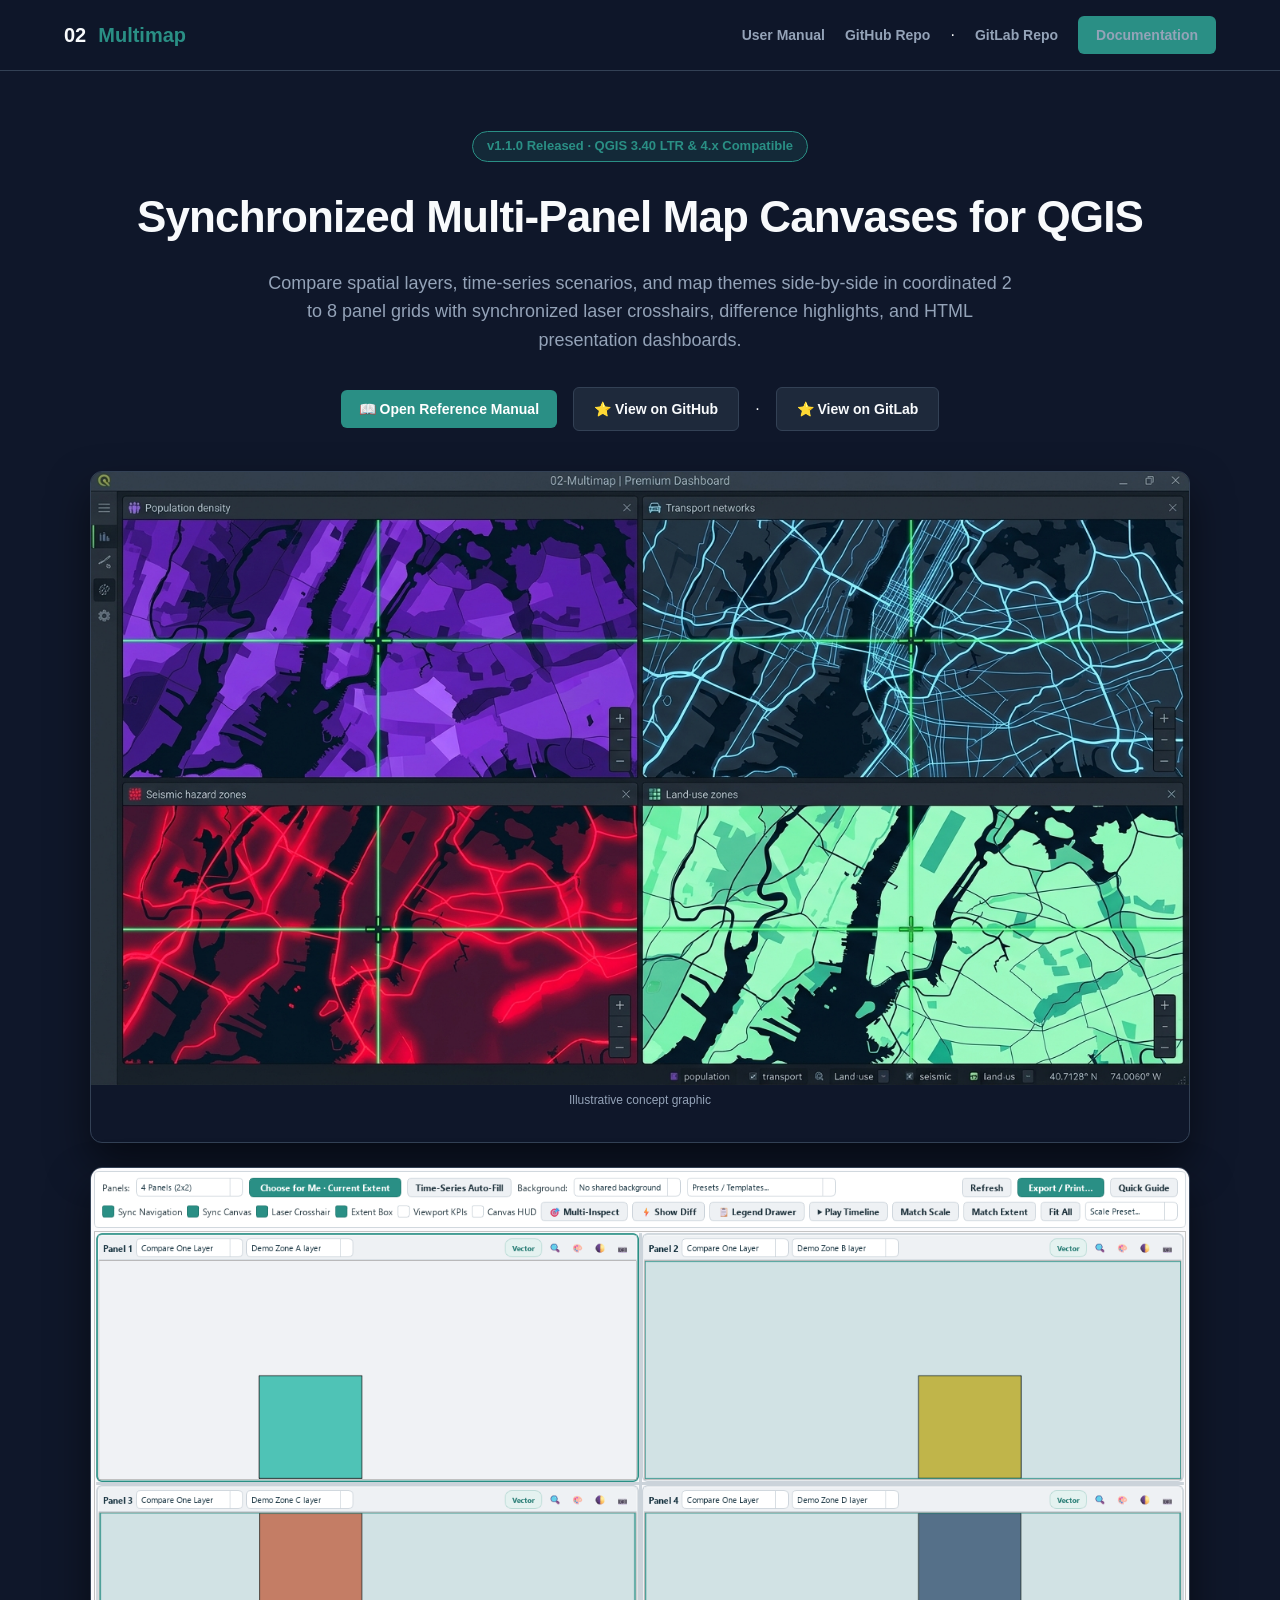
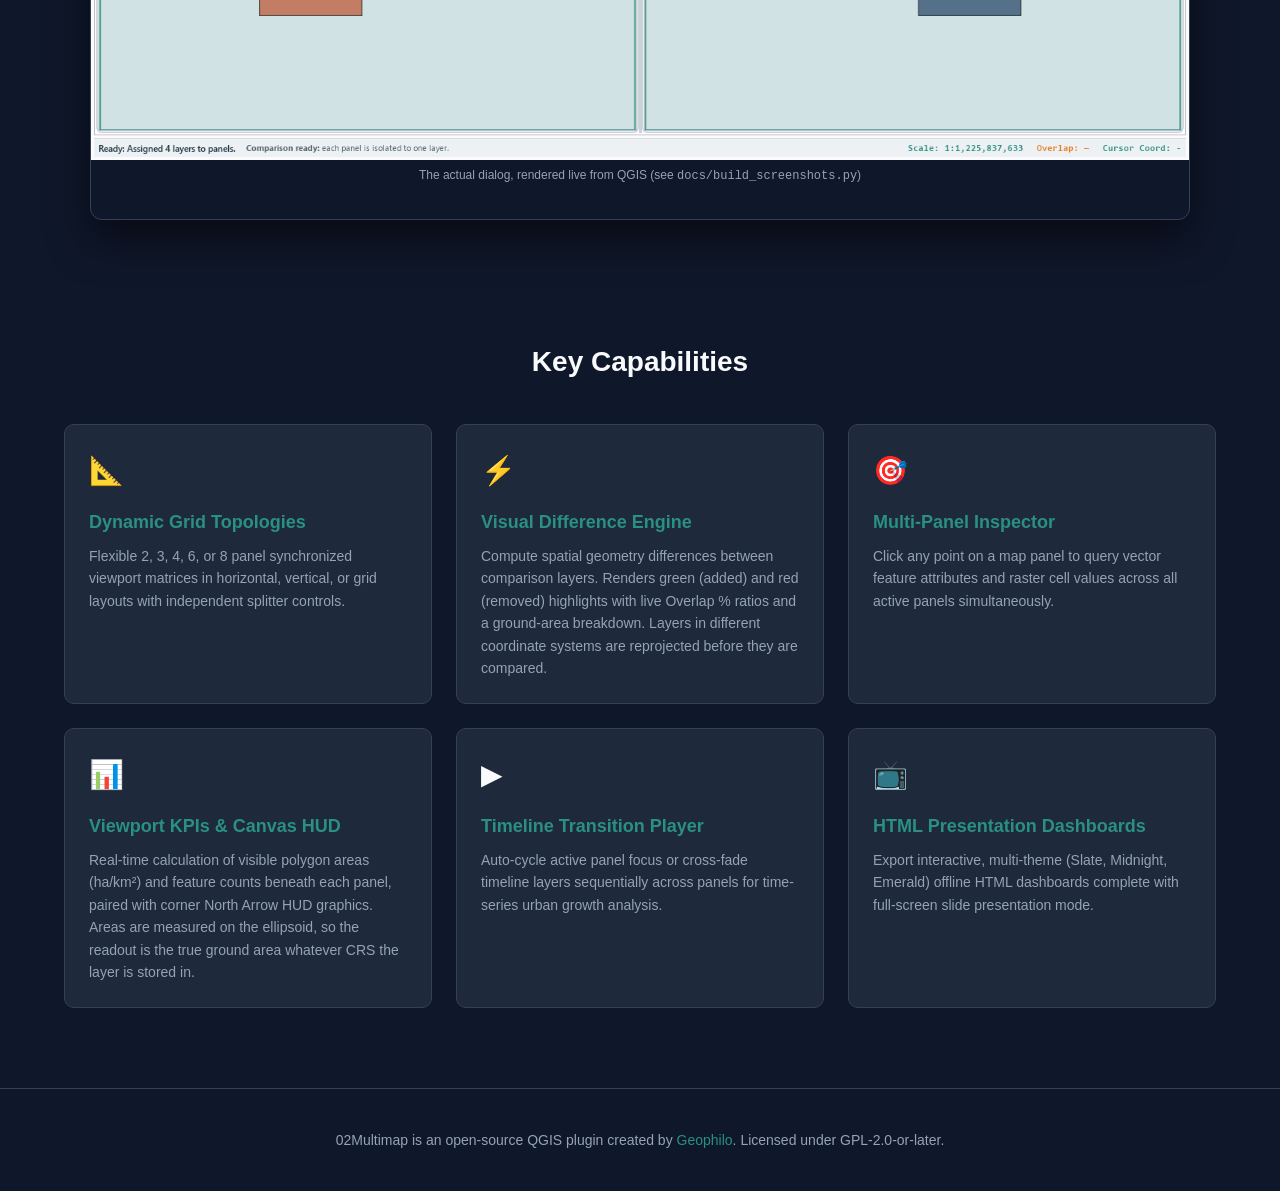
<file: docs/index.html>
<!doctype html>
<html lang="en">
<head>
<meta charset="utf-8">
<meta name="viewport" content="width=device-width, initial-scale=1">
<title>02Multimap — Synchronized Multi-Panel Map Canvases for QGIS</title>
<style>
:root {
  --bg: #0f172a;
  --panel: #1e293b;
  --text: #f8fafc;
  --muted: #94a3b8;
  --accent: #2a8f85;
  --accent-hover: #34a89d;
  --line: #334155;
  --card-bg: #1e293b;
}
* { box-sizing: border-box; margin: 0; padding: 0; }
body {
  font-family: -apple-system, BlinkMacSystemFont, "Segoe UI", Roboto, sans-serif;
  background: var(--bg);
  color: var(--text);
  line-height: 1.6;
}
header {
  border-bottom: 1px solid var(--line);
  background: rgba(15, 23, 42, 0.9);
  backdrop-filter: blur(8px);
  position: sticky;
  top: 0;
  z-index: 100;
}
.nav-container {
  max-width: 1200px;
  margin: 0 auto;
  padding: 16px 24px;
  display: flex;
  align-items: center;
  justify-content: space-between;
}
.logo {
  display: flex;
  align-items: center;
  gap: 12px;
  font-size: 20px;
  font-weight: 700;
  color: var(--text);
  text-decoration: none;
}
.logo span { color: var(--accent); }
.nav-links {
  display: flex;
  align-items: center;
  gap: 20px;
}
.nav-links a {
  color: var(--muted);
  text-decoration: none;
  font-size: 14px;
  font-weight: 600;
  transition: color 0.2s;
}
.nav-links a:hover { color: var(--text); }
.btn-primary {
  background: var(--accent);
  color: #fff;
  padding: 8px 18px;
  border-radius: 6px;
  font-weight: 600;
  text-decoration: none;
  font-size: 14px;
  transition: background 0.2s;
}
.btn-primary:hover { background: var(--accent-hover); }

.hero {
  max-width: 1200px;
  margin: 0 auto;
  padding: 60px 24px 40px;
  text-align: center;
}
.badge {
  display: inline-block;
  background: rgba(42, 143, 133, 0.15);
  color: var(--accent);
  border: 1px solid var(--accent);
  border-radius: 20px;
  padding: 4px 14px;
  font-size: 13px;
  font-weight: 700;
  margin-bottom: 20px;
}
.hero h1 {
  font-size: 44px;
  font-weight: 800;
  letter-spacing: -0.02em;
  margin-bottom: 16px;
}
.hero p {
  font-size: 18px;
  color: var(--muted);
  max-width: 760px;
  margin: 0 auto 32px;
}
.hero-btns {
  display: flex;
  align-items: center;
  justify-content: center;
  gap: 16px;
}
.btn-secondary {
  background: var(--panel);
  border: 1px solid var(--line);
  color: var(--text);
  padding: 10px 20px;
  border-radius: 6px;
  font-weight: 600;
  text-decoration: none;
  font-size: 14px;
  transition: all 0.2s;
}
.btn-secondary:hover { border-color: var(--accent); color: var(--accent); }

.hero-img-container {
  max-width: 1100px;
  margin: 40px auto 0;
  border: 1px solid var(--line);
  border-radius: 12px;
  overflow: hidden;
  box-shadow: 0 20px 40px rgba(0,0,0,0.5);
}
.hero-img-container img {
  width: 100%;
  height: auto;
  display: block;
}

.features {
  max-width: 1200px;
  margin: 80px auto;
  padding: 0 24px;
}
.section-title {
  text-align: center;
  font-size: 28px;
  font-weight: 700;
  margin-bottom: 40px;
}
.grid {
  display: grid;
  grid-template-columns: repeat(auto-fit, minmax(320px, 1fr));
  gap: 24px;
}
.card {
  background: var(--card-bg);
  border: 1px solid var(--line);
  border-radius: 10px;
  padding: 24px;
  transition: transform 0.2s, border-color 0.2s;
}
.card:hover {
  transform: translateY(-4px);
  border-color: var(--accent);
}
.card-icon {
  font-size: 28px;
  margin-bottom: 14px;
}
.card h3 {
  font-size: 18px;
  font-weight: 700;
  margin-bottom: 8px;
  color: var(--accent);
}
.card p {
  font-size: 14px;
  color: var(--muted);
}

footer {
  border-top: 1px solid var(--line);
  padding: 40px 24px;
  text-align: center;
  color: var(--muted);
  font-size: 14px;
}
footer a { color: var(--accent); text-decoration: none; }
</style>
</head>
<body>

<header>
  <div class="nav-container">
    <a href="index.html" class="logo">02<span>Multimap</span></a>
    <div class="nav-links">
      <a href="REFERENCE_MANUAL.html">User Manual</a>
      <a href="https://github.com/YusufEminoglu/zero2multimap" target="_blank">GitHub Repo</a> &middot; <a href="https://gitlab.com/yusufeminoglu/zero2multimap" target="_blank">GitLab Repo</a>
      <a href="REFERENCE_MANUAL.html" class="btn-primary">Documentation</a>
    </div>
  </div>
</header>

<section class="hero">
  <div class="badge">v1.1.0 Released · QGIS 3.40 LTR & 4.x Compatible</div>
  <h1>Synchronized Multi-Panel Map Canvases for QGIS</h1>
  <p>Compare spatial layers, time-series scenarios, and map themes side-by-side in coordinated 2 to 8 panel grids with synchronized laser crosshairs, difference highlights, and HTML presentation dashboards.</p>
  <div class="hero-btns">
    <a href="REFERENCE_MANUAL.html" class="btn-primary">📖 Open Reference Manual</a>
    <a href="https://github.com/YusufEminoglu/zero2multimap" target="_blank" class="btn-secondary">⭐ View on GitHub</a> &middot; <a href="https://gitlab.com/yusufeminoglu/zero2multimap" target="_blank" class="btn-secondary">⭐ View on GitLab</a>
  </div>
  <div class="hero-img-container">
    <img src="hero.png" alt="02Multimap illustrative concept graphic">
    <p style="font-size:12px;color:var(--muted);margin-top:6px;">Illustrative concept graphic</p>
  </div>
  <div class="hero-img-container" style="margin-top:24px;">
    <img src="images/real_dialog_4panel.png" alt="Actual 02Multimap dialog running in QGIS, 4-panel comparison view">
    <p style="font-size:12px;color:var(--muted);margin-top:6px;">The actual dialog, rendered live from QGIS (see <code>docs/build_screenshots.py</code>)</p>
  </div>
</section>

<section class="features">
  <h2 class="section-title">Key Capabilities</h2>
  <div class="grid">
    <div class="card">
      <div class="card-icon">📐</div>
      <h3>Dynamic Grid Topologies</h3>
      <p>Flexible 2, 3, 4, 6, or 8 panel synchronized viewport matrices in horizontal, vertical, or grid layouts with independent splitter controls.</p>
    </div>
    <div class="card">
      <div class="card-icon">⚡</div>
      <h3>Visual Difference Engine</h3>
      <p>Compute spatial geometry differences between comparison layers. Renders green (added) and red (removed) highlights with live Overlap % ratios and a ground-area breakdown. Layers in different coordinate systems are reprojected before they are compared.</p>
    </div>
    <div class="card">
      <div class="card-icon">🎯</div>
      <h3>Multi-Panel Inspector</h3>
      <p>Click any point on a map panel to query vector feature attributes and raster cell values across all active panels simultaneously.</p>
    </div>
    <div class="card">
      <div class="card-icon">📊</div>
      <h3>Viewport KPIs & Canvas HUD</h3>
      <p>Real-time calculation of visible polygon areas (ha/km²) and feature counts beneath each panel, paired with corner North Arrow HUD graphics. Areas are measured on the ellipsoid, so the readout is the true ground area whatever CRS the layer is stored in.</p>
    </div>
    <div class="card">
      <div class="card-icon">▶</div>
      <h3>Timeline Transition Player</h3>
      <p>Auto-cycle active panel focus or cross-fade timeline layers sequentially across panels for time-series urban growth analysis.</p>
    </div>
    <div class="card">
      <div class="card-icon">📺</div>
      <h3>HTML Presentation Dashboards</h3>
      <p>Export interactive, multi-theme (Slate, Midnight, Emerald) offline HTML dashboards complete with full-screen slide presentation mode.</p>
    </div>
  </div>
</section>

<footer>
  <p>02Multimap is an open-source QGIS plugin created by <a href="https://github.com/YusufEminoglu" target="_blank">Geophilo</a>. Licensed under GPL-2.0-or-later.</p>
</footer>

</body>
</html>
</file>
